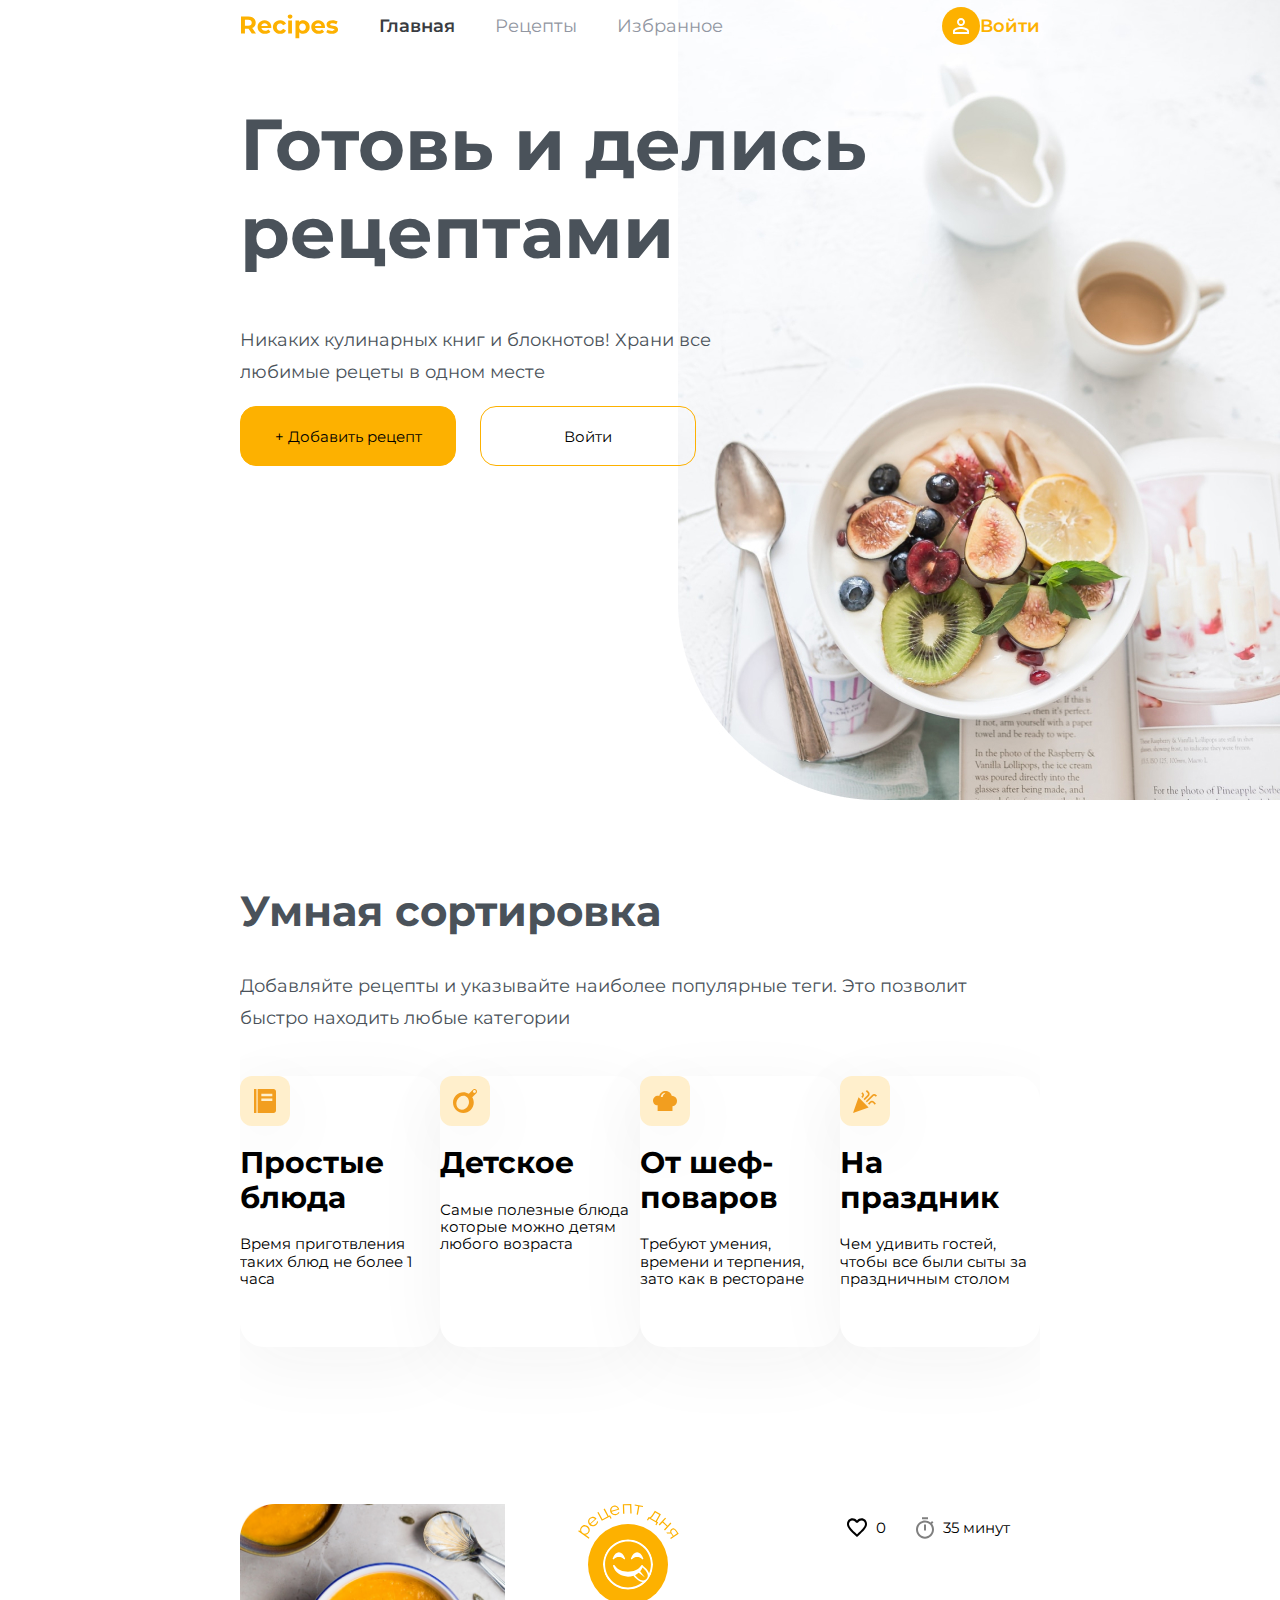
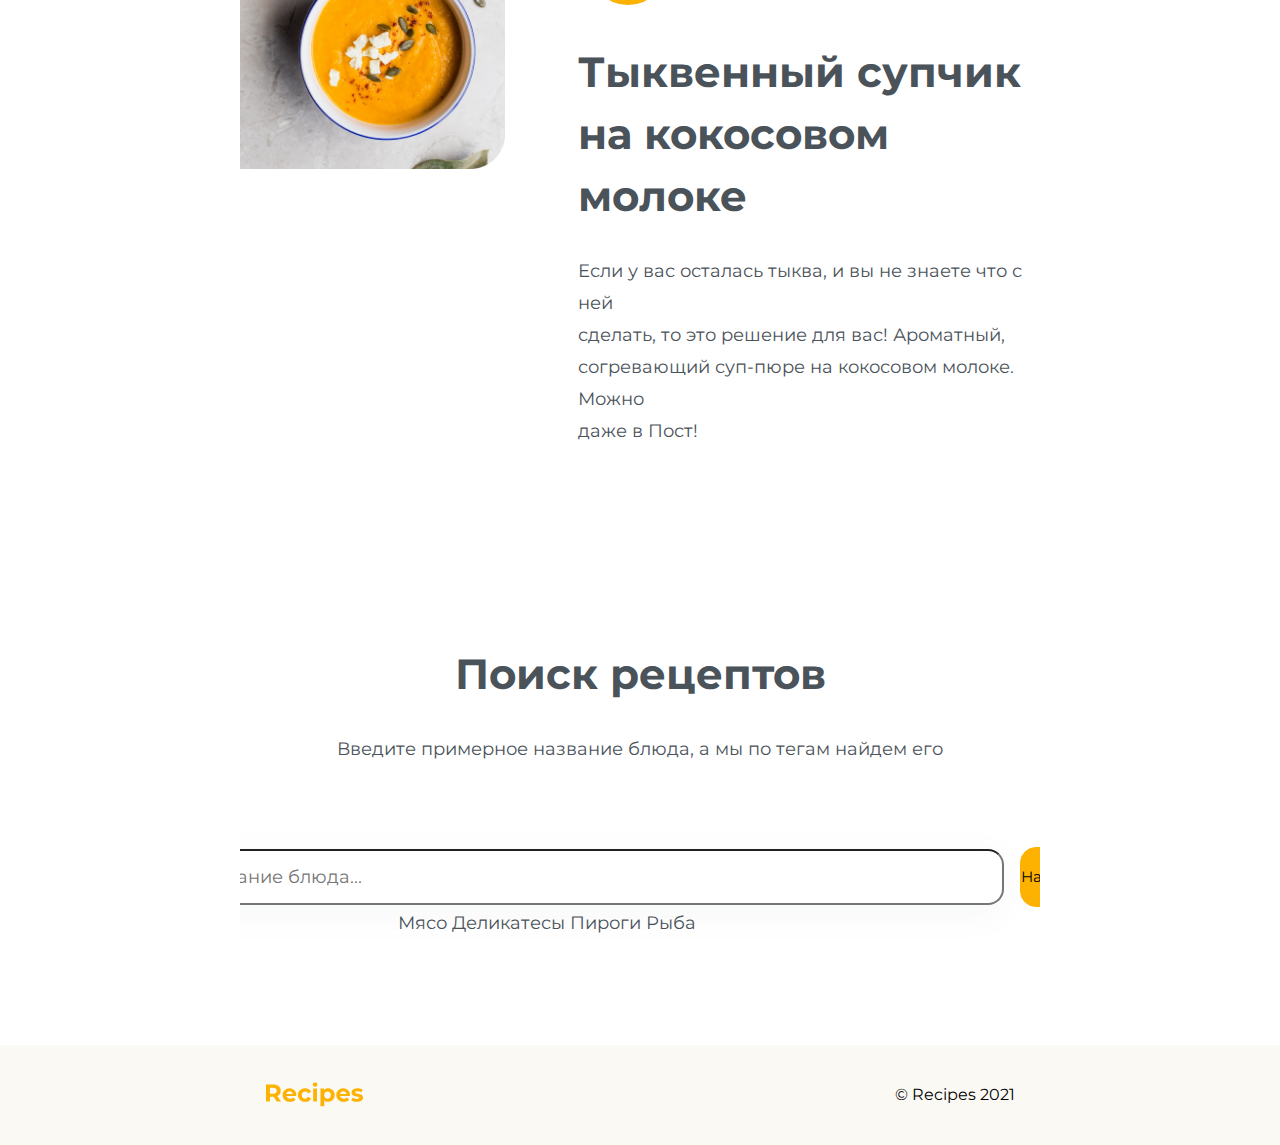
<file: index.html>
<!DOCTYPE html>
<html lang="ru">
<head>
    <meta charset="UTF-8">
    <meta name="viewport" content="width=device-width, initial-scale=1">
    <title>Recipes</title>
    <link rel="stylesheet" href="css/normalize.css">
    <link rel="stylesheet" href="css/style.css">
    <link rel="preconnect" href="https://fonts.googleapis.com">
    <link rel="preconnect" href="https://fonts.gstatic.com" crossorigin>
    <link href="https://fonts.googleapis.com/css2?family=Montserrat:wght@100;300&display=swap" rel="stylesheet">
</head>
<body>
<header class="header">
    <div class="container-body">
        <div class= "container-header">
            <img class="logo" src="images/Recipes.svg" alt=" ">
            <ul class ="menu-list">
                <li class="menu-item menu-item--active">Главная</li>
                <li class="menu-item">Рецепты</li>
                <li class="menu-item">Избранное</li>
            </ul>
            <div class="logo-ent">
                <div class="circle"><img src="images/people.svg" alt=" "></div>
                <a class="bt" onclick="openSection('form-add')">Войти</a>
            </div>
        </div>
        <div class="body-header">
            <div class="text">
                <h1 class="text text--big">
                    Готовь и делись<br/> рецептами
                </h1>
                <p>
                    Никаких кулинарных книг и блокнотов! Храни все <br/>
                    любимые рецеты в одном месте
                </p>
                <p></p>
            </div>
            <div class="btn-container">
                <a class="button button--addrecipe">
                    + Добавить рецепт
                </a>
                <a class="button" onclick="openSection('form-add')">
                    Войти
                </a>
            </div>
        </div>

    </div>
    <img src="images/Rectangle1.jpg" class="image-main" alt=" ">
</header>
<main>
    <div class="container-body">
    <div class="main-container">
        <div class="text">
            <h1 class="text text--medium">
                Умная сортировка
            </h1>
            <p>Добавляйте рецепты и указывайте наиболее популярные теги. Это позволит<br/>
                быстро находить любые категории</p>
        </div>
        <div class="container-rectangle">
            <div class="rectangle">
                <div class="rectangle rectangle--small">

                    <img src="images/ic-menu.svg" alt=" ">

                </div>
                <h1>
                    Простые блюда
                </h1>
                <p>Время приготвления таких блюд не более 1 часа</p>
            </div>
            <div class="rectangle">
                <div class="rectangle rectangle--small">

                    <img src="images/childe.svg" alt=" ">

                </div>
                <h1>
                    Детское
                </h1>
                <p>Самые полезные блюда которые можно детям любого возраста</p>
            </div>
            <div class="rectangle">
                <div class="rectangle rectangle--small">

                    <img src="images/pov.svg" alt=" ">

                </div>
                <h1>
                    От шеф-поваров
                </h1>
                <p>Требуют умения, времени и терпения, зато как в ресторане</p>
            </div>
            <div class="rectangle">
                <div class="rectangle rectangle--small">

                    <img src="images/hol.svg" alt=" ">

                </div>
                <h1>
                    На праздник
                </h1>
                <p>Чем удивить гостей, чтобы все были сыты за праздничным столом</p>
            </div>
        </div>
        <div class="recipe-container">
            <div class="product-picture">
                <img src="images/Rectangle8.jpg" alt=" ">
            </div>
            <div class="like-time">

                <a class="counters" onclick="Click()">
                    <img src="images/like.svg" class="indent" alt=" ">
                    <p id="label">0</p>
                </a>
                <a class="counters">
                    <img src="images/time.svg" class="indent" alt=" ">
                    <p>35 минут</p>
                </a>
            </div>
            <div>
                <div class="word">
                    <img src="images/wor.svg" alt=" ">
                </div>
                <div class="smile-all">
                    <img src="images/yummy.svg" class="smile" alt=" ">
                </div>
                <div class="text">
                    <h1 class="text text--medium">
                        Тыквенный супчик на кокосовом молоке
                    </h1>
                    <p>Если у вас осталась тыква, и вы не знаете что с ней<br/> сделать, то это решение для вас!
                        Ароматный,<br/> согревающий суп-пюре на кокосовом молоке. Можно<br/> даже в Пост! </p>
                </div>
            </div>
        </div>
        <div class="search-recipes">
            <div class="center center--search-text">
                <div class="text text--pyramid">
                    <h1 class="text text--medium">
                        Поиск рецептов
                    </h1>
                    <p>Введите примерное название блюда, а мы по тегам найдем его </p>
                </div>
            </div>
            <div class="center">
                <input type="text" size="70" placeholder="Название блюда..." class="search">
                <a class="button button--addrecipe">Найти</a>
            </div>
            <div class="text-input">
                <a class="text" href="#">Мясо   Деликатесы   Пироги   Рыба</a>
            </div>
        </div>

    </div>
    </div>
</main>
<footer>
    <img class="footer-logo logo" src="images/Recipes.svg" alt="">
    <p class="logo-text">© Recipes 2021</p>
</footer>
<div id="form-add" class="popUpWind">
    <form name="form-add">
        <div class="end">
            <a class="bt bt--form" onclick="closeSection()">x</a>
        </div>

        <h1 class="text-form">Войдите в профиль</h1>
        <p class="text-form">Добавить рецепт могут только зарегестрированные<br/>
            пользователи</p>

        <div class="bt-container-form">
            <a class="button button--addrecipe" onclick="openSection('form-enter')">
                Войти
            </a>
            <a class="button" onclick="openSection('form-registration')">
                Регистрация
            </a>
        </div>
    </form>
</div>
<div id="form-registration" class="popUpWind">
    <form class="formRegistration"  method="POST" action="php/check.php">
        <div class="end">
            <a class="bt bt--form" onclick="closeSection()">x</a>
        </div>
        <h1>Регистрация</h1>
        <input type="text" name="name" size="70" placeholder="Имя" class="search search--name">
        <input type="text" name="login_reg" size="70" placeholder="Логин" class="search search--lg">
        <input type="password" name="password_reg" size="70" placeholder="Пароль" class="search search--password">
        <input type="password" size="70" placeholder="Повторите пароль" class="search search--password-confirmation">
        <div class="bt-container">
            <button type="submit" class="button button--addrecipe" name="registration">Зарегистрироваться</button>
            <!--<a class="button button--addrecipe" onclick="valid()">
                Зарегистрироваться
            </a>-->
            <a class="button" onclick="closeSection()">
                Отмена
            </a>
        </div>
        <a class="bt" onclick="openSection('form-enter')">
            У меня уже есть аккаунт
        </a>
    </form>
</div>
<div id="form-enter" class="popUpWind">
    <form method="POST" action="php/auth.php">
        <div class="end">
            <a class="bt bt--form" onclick="closeSection()">x</a>
        </div>
        <h1>Войти</h1>
        <input type="text" name="login_enter" placeholder="Логин" class="search">
        <input type="password" name="password_enter" placeholder="Пароль" class="search">
        <div class="bt-container">
            <button type="submit" class="button button--addrecipe" name="enter">Войти</button>
            <!--<a class="button button--addrecipe">
                Войти
            </a> -->
            <a class="button" onclick="closeSection()">
                Отмена
            </a>
        </div>
        <a class="bt" onclick="openSection('form-registration')">
            У меня ещё нет аккаунта
        </a>
    </form>
</div>
<script src="js/jscript.js"></script>

</body>

</html>
</file>
<file: css/style.css>
body {
    font-family: Montserrat, Arial, sans-serif;
}

.container-body{
    position: relative;
    margin: 0 auto;
    max-width: 1200px;
    overflow: hidden;
}

/*переделать в popup*/
.popUpWind{
    position: absolute;
    display: none;
    padding: 60px;
    z-index: 3;
    background: #FFFFFF;
    box-shadow: 0 20px 500px rgba(34, 39, 47, 0.7);
    border-radius: 24px;
    overflow: hidden;
    left: 50%;
    transform: translate(-50%, -50%);
    top: 50%;
}

footer {
    min-height: 100px;
    background: #FBF9F4;
    width: 100%;
    height: 100%;
    display: flex;
    align-items: center;
    justify-content: space-around;
}


.text {
    font-size: 18px;
    line-height: 32px;
    color: #4A525A;
    text-decoration: none;
}

.container-header {
    display: flex;
    align-items: center;
}

.logo {
    width: 99px;
    height: 29px;
}

.menu-list {
    display: flex;
    justify-content: space-between;
    width: 344px;
    height: 22px;
}

.menu-item {
    font-style: normal;
    font-weight: normal;
    font-size: 18px;
    line-height: 22px;
    color: #9196A1;
    list-style-type: none;
}

.menu-item--active {
    font-weight: 600;
    color: #3A3C41;
}

.greeting {

    width: 688px;
    height: 176px;

    font-style: normal;
    font-weight: bold;
}

.description {
    position: absolute;
    width: 566.86px;
    height: 56px;
    left: 120px;
    top: 403px;


    font-style: normal;
    font-weight: normal;
    font-size: 18px;
    line-height: 28px;

    color: #4A525A;
}

.btn-container {
    display: flex;
    justify-content: flex-start;
    align-items: flex-end;
}

.button--addrecipe {

    width: 278px;
    background: #FDB100;
    margin-right: 24px;
}

.button {
    display: inline-flex;
    width: 216px;
    height: 60px;
    cursor: pointer;
    justify-content: center;
    align-items: center;
    text-align: center;

    border: 1px solid #FDB100;
    box-sizing: border-box;
    border-radius: 16px;
}
/*line-height - величина пространства между строками*/
.headline {
    width: 811px;
    height: 62px;

    font-style: normal;
    font-weight: bold;
    font-size: 42px;
    line-height: 62px;
}

.container-rectangle {
    display: flex;
    justify-content: space-around;
    margin-bottom: 157px;
    margin-top: 42px;
}

.rectangle {
    width: 278px;
    height: 271px;
    background: #FFFFFF;
    box-shadow: 0px 16px 72px rgba(34, 39, 47, 0.05);
    border-radius: 24px;
}

.recipe-container {
    display: flex;
    justify-content: space-between;
    position: relative;
}

.logo-ent {
    display: flex;
    justify-content: flex-end;
    align-items: center;
    margin-left: auto;
}


.bt {
    width: 60px;
    height: 22px;
    cursor: pointer;
    z-index: 2;

    font-weight: 600;
    font-size: 18px;
    line-height: 22px;

    color: #FDB100;

    border: none;
    outline: none
}

.circle {
    display: flex;
    justify-content: center;
    align-items: center;
    z-index: 2;
    width: 38px;
    height: 38px;

    -webkit-border-radius: 25px;
    -moz-border-radius: 25px;
    border-radius: 25px;
    background: #FDB100;
}

.picture {
    position: absolute;

    left: 838px;
    top: 0px;
    z-index: 1;
    width: 602px;
    height: 800px;

    border-radius: 0px 0px 0px 200px;
}

.rectangle--small {
    display: flex;
    width: 50px;
    height: 50px;
    background: #FFEFCC;
    border-radius: 12px;
    justify-content: center;
    align-items: center;
}

.body-header {
    display: flex;
    flex-direction: column;
    min-height: 800px;
    background-repeat: no-repeat;
}

.image-main {
    position: absolute;
    right: 0;
    top: 0;
    z-index: -1;
}

.header {
    position: relative;
}

.center {
    display: flex;
    align-items: center;
    justify-content: center;
}

.smile {
    background: #FDB100;
    padding: 15px;
    border-radius: 50%;
    margin-left: 10px;
}

.search {
    height: 50px;

    background: #FFFFFF;
    box-shadow: 0px 8px 42px rgba(34, 39, 47, 0.04);
    border-radius: 16px;
    margin-right: 16px;
    font-size: 18px;
    line-height: 22px;
}

.counters {
    display: flex;
    justify-content: space-around;
    margin-right: 30px;
}

.like-time {
    position: absolute;
    display: flex;
    right: 0;
}

/*main {
    margin: 0 120px;
}

header {
    margin: 0 0 0 120px;
}*/

.end {
    position: absolute;
    right: 30px;
    top: 20px;
}

.bt--form {
    color: #070500;
    opacity: .5;
}

.bt--form:hover {
    opacity: 1;
}

.indent {
    margin-right: 9px;
}

.word {
    position: absolute;
}

.smile-all {
    margin-top: 20px;
    margin-bottom: 32px;
}

.text--pyramid {
    text-align: center;
}

.search-recipes {
    margin-top: 150px;
    margin-bottom: 106px;
}

.product-picture {
    margin-right: 73px;
}

#label {
    cursor: pointer;
}

.text--big {
    font-weight: bold;
    font-size: 72px;
    line-height: 88px;
}

.text--medium {
    font-weight: bold;
    font-size: 42px;
    line-height: 62px;
}

.center--search-text {
    margin-bottom: 64px;
}

.text-input {
    margin-left: 158px;
}

.bt-container-form {
    display: flex;
    justify-content: center;
}

.text-form {
    align-items: center;
    margin-bottom: 40px;
}

@media (max-width: 768px) {
    .container-rectangle{
        flex-wrap: wrap;
    }
    /*img{
        max-width: 100%;
        height: auto;
        width: auto\9;
    }*/

}

@media screen and (max-width: 1280px) {
    .container-body{
    font-size: 15px;
    width: 800px;}
    img{
        max-width: 100%;
        height: auto;
        width: auto;
    }
}
@media screen and (max-width: 1140px) { div.container-body {width: 1024px;} }
@media screen and (max-width: 992px) { div.container-body {width: 970px;} }
</file>
